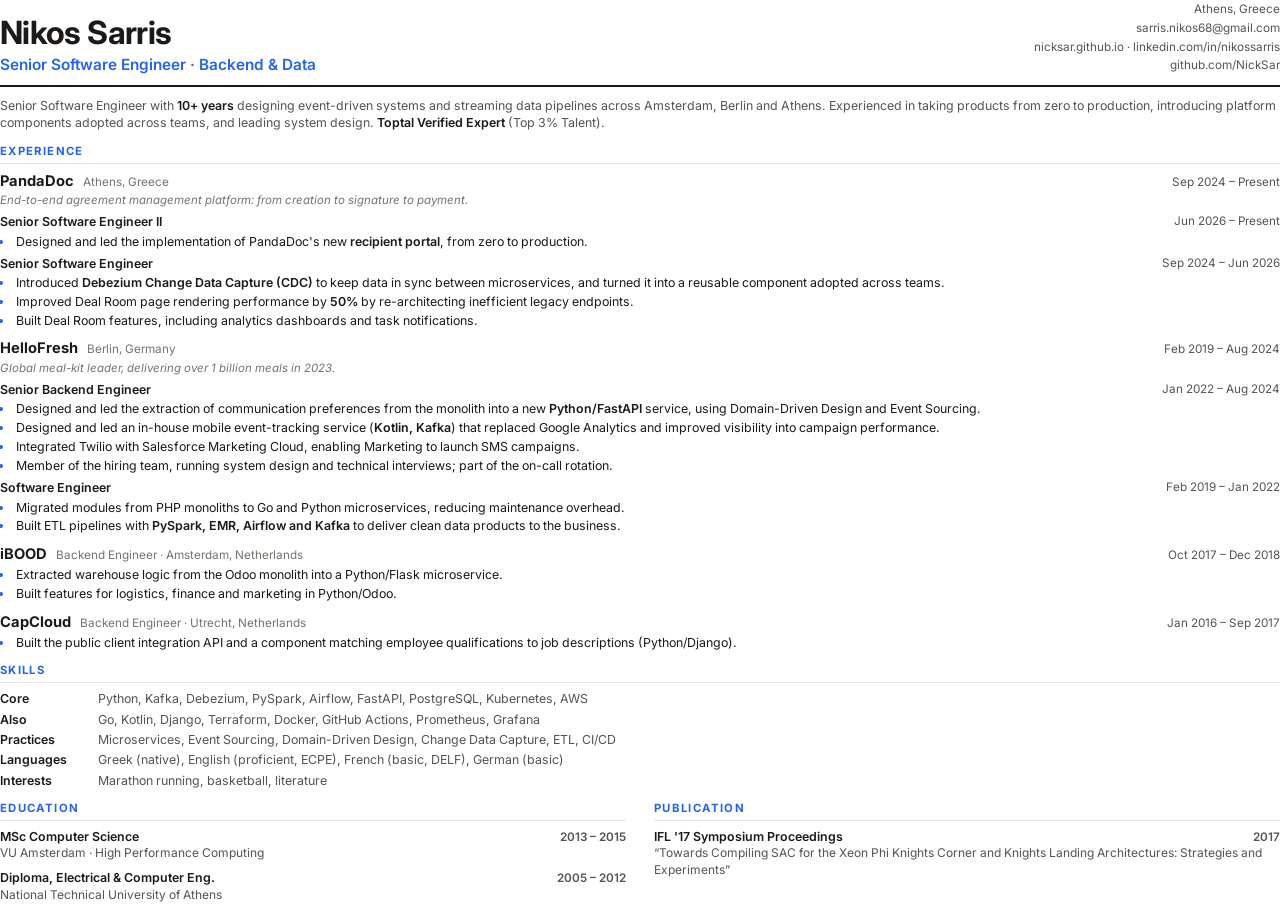
<file: _cv/cv.html>
<!doctype html>
<html lang="en">
<head>
<meta charset="utf-8">
<title>Nikos Sarris — CV</title>
<link rel="preconnect" href="https://fonts.googleapis.com">
<link rel="preconnect" href="https://fonts.gstatic.com" crossorigin>
<link href="https://fonts.googleapis.com/css2?family=Inter:wght@400;500;600;700&display=swap" rel="stylesheet">
<style>
  @page { size: A4; margin: 12mm 14mm; }
  :root { --text: #1c1917; --muted: #57534e; --light: #78716c; --rule: #e7e5e4; --accent: #2563eb; }
  * { box-sizing: border-box; margin: 0; padding: 0; }
  body { font: 9.3pt/1.4 "Inter", "Helvetica Neue", Arial, sans-serif; color: var(--text); -webkit-print-color-adjust: exact; print-color-adjust: exact; }
  a { color: inherit; text-decoration: none; }

  header { display: flex; justify-content: space-between; align-items: flex-end; padding-bottom: 10px; border-bottom: 2px solid var(--text); }
  h1 { font-size: 24pt; font-weight: 700; letter-spacing: -0.02em; line-height: 1.05; }
  .title { font-size: 11.5pt; color: var(--accent); font-weight: 600; margin-top: 4px; }
  .contact { text-align: right; font-size: 8.8pt; color: var(--muted); line-height: 1.6; }

  .summary { margin: 10px 0 0; color: var(--muted); }
  .summary strong { color: var(--text); font-weight: 600; }

  h2 { font-size: 8.5pt; font-weight: 700; letter-spacing: 0.12em; text-transform: uppercase; color: var(--accent);
       margin: 12px 0 7px; padding-bottom: 3px; border-bottom: 1px solid var(--rule); }

  .job { margin-bottom: 9px; break-inside: avoid; }
  .job-head { display: flex; justify-content: space-between; align-items: baseline; }
  .company { font-size: 11pt; font-weight: 700; }
  .company small { font-size: 8.8pt; font-weight: 400; color: var(--light); margin-left: 6px; }
  .dates { font-size: 8.8pt; color: var(--muted); white-space: nowrap; }
  .blurb { font-size: 8.6pt; color: var(--light); font-style: italic; margin: 1px 0 3px; }
  .role { display: flex; justify-content: space-between; font-weight: 600; margin-top: 5px; }
  .role .dates { font-weight: 400; }
  ul { margin: 2px 0 0 14px; }
  li { margin: 1.5px 0; padding-left: 2px; }
  li::marker { color: var(--accent); }
  li strong { font-weight: 600; }

  .two-col { display: grid; grid-template-columns: 1fr 1fr; gap: 0 28px; }
  .edu { margin-bottom: 7px; break-inside: avoid; }
  .edu-head { display: flex; justify-content: space-between; align-items: baseline; font-weight: 600; }
  .sub { color: var(--muted); font-size: 9pt; }

  .skills { display: grid; grid-template-columns: 88px 1fr; gap: 3px 10px; }
  .skills dt { font-weight: 600; }
  .skills dd { color: var(--muted); }
</style>
</head>
<body>

<header>
  <div>
    <h1>Nikos Sarris</h1>
    <div class="title">Senior Software Engineer · Backend &amp; Data</div>
  </div>
  <div class="contact">
    Athens, Greece<br>
    <a href="mailto:sarris.nikos68@gmail.com">sarris.nikos68@gmail.com</a><br>
    <a href="https://nicksar.github.io">nicksar.github.io</a> · <a href="https://www.linkedin.com/in/nikossarris/">linkedin.com/in/nikossarris</a><br>
    <a href="https://github.com/NickSar">github.com/NickSar</a>
  </div>
</header>

<p class="summary">
  Senior Software Engineer with <strong>10+ years</strong> designing event-driven systems and streaming data pipelines
  across Amsterdam, Berlin and Athens. Experienced in taking products from zero to production, introducing
  platform components adopted across teams, and leading system design. <strong>Toptal Verified Expert</strong> (Top 3% Talent).
</p>

<h2>Experience</h2>

<div class="job">
  <div class="job-head">
    <span class="company">PandaDoc <small>Athens, Greece</small></span>
    <span class="dates">Sep 2024 – Present</span>
  </div>
  <div class="blurb">End-to-end agreement management platform: from creation to signature to payment.</div>

  <div class="role"><span>Senior Software Engineer II</span><span class="dates">Jun 2026 – Present</span></div>
  <ul>
    <li>Designed and led the implementation of PandaDoc's new <strong>recipient portal</strong>, from zero to production.</li>
  </ul>

  <div class="role"><span>Senior Software Engineer</span><span class="dates">Sep 2024 – Jun 2026</span></div>
  <ul>
    <li>Introduced <strong>Debezium Change Data Capture (CDC)</strong> to keep data in sync between microservices, and turned it into a reusable component adopted across teams.</li>
    <li>Improved Deal Room page rendering performance by <strong>50%</strong> by re-architecting inefficient legacy endpoints.</li>
    <li>Built Deal Room features, including analytics dashboards and task notifications.</li>
  </ul>
</div>

<div class="job">
  <div class="job-head">
    <span class="company">HelloFresh <small>Berlin, Germany</small></span>
    <span class="dates">Feb 2019 – Aug 2024</span>
  </div>
  <div class="blurb">Global meal-kit leader, delivering over 1 billion meals in 2023.</div>

  <div class="role"><span>Senior Backend Engineer</span><span class="dates">Jan 2022 – Aug 2024</span></div>
  <ul>
    <li>Designed and led the extraction of communication preferences from the monolith into a new <strong>Python/FastAPI</strong> service, using Domain-Driven Design and Event Sourcing.</li>
    <li>Designed and led an in-house mobile event-tracking service (<strong>Kotlin, Kafka</strong>) that replaced Google Analytics and improved visibility into campaign performance.</li>
    <li>Integrated Twilio with Salesforce Marketing Cloud, enabling Marketing to launch SMS campaigns.</li>
    <li>Member of the hiring team, running system design and technical interviews; part of the on-call rotation.</li>
  </ul>

  <div class="role"><span>Software Engineer</span><span class="dates">Feb 2019 – Jan 2022</span></div>
  <ul>
    <li>Migrated modules from PHP monoliths to Go and Python microservices, reducing maintenance overhead.</li>
    <li>Built ETL pipelines with <strong>PySpark, EMR, Airflow and Kafka</strong> to deliver clean data products to the business.</li>
  </ul>
</div>

<div class="job">
  <div class="job-head">
    <span class="company">iBOOD <small>Backend Engineer · Amsterdam, Netherlands</small></span>
    <span class="dates">Oct 2017 – Dec 2018</span>
  </div>
  <ul>
    <li>Extracted warehouse logic from the Odoo monolith into a Python/Flask microservice.</li>
    <li>Built features for logistics, finance and marketing in Python/Odoo.</li>
  </ul>
</div>

<div class="job">
  <div class="job-head">
    <span class="company">CapCloud <small>Backend Engineer · Utrecht, Netherlands</small></span>
    <span class="dates">Jan 2016 – Sep 2017</span>
  </div>
  <ul>
    <li>Built the public client integration API and a component matching employee qualifications to job descriptions (Python/Django).</li>
  </ul>
</div>

<h2>Skills</h2>
<dl class="skills">
  <dt>Core</dt><dd>Python, Kafka, Debezium, PySpark, Airflow, FastAPI, PostgreSQL, Kubernetes, AWS</dd>
  <dt>Also</dt><dd>Go, Kotlin, Django, Terraform, Docker, GitHub Actions, Prometheus, Grafana</dd>
  <dt>Practices</dt><dd>Microservices, Event Sourcing, Domain-Driven Design, Change Data Capture, ETL, CI/CD</dd>
  <dt>Languages</dt><dd>Greek (native), English (proficient, ECPE), French (basic, DELF), German (basic)</dd>
  <dt>Interests</dt><dd>Marathon running, basketball, literature</dd>
</dl>

<div class="two-col">
  <div>
    <h2>Education</h2>
    <div class="edu">
      <div class="edu-head"><span>MSc Computer Science</span><span class="dates">2013 – 2015</span></div>
      <div class="sub">VU Amsterdam · High Performance Computing</div>
    </div>
    <div class="edu">
      <div class="edu-head"><span>Diploma, Electrical &amp; Computer Eng.</span><span class="dates">2005 – 2012</span></div>
      <div class="sub">National Technical University of Athens</div>
    </div>
  </div>
  <div>
    <h2>Publication</h2>
    <div class="edu">
      <div class="edu-head"><span>IFL '17 Symposium Proceedings</span><span class="dates">2017</span></div>
      <div class="sub">“Towards Compiling SAC for the Xeon Phi Knights Corner and Knights Landing Architectures: Strategies and Experiments”</div>
    </div>
  </div>
</div>

</body>
</html>
</file>
